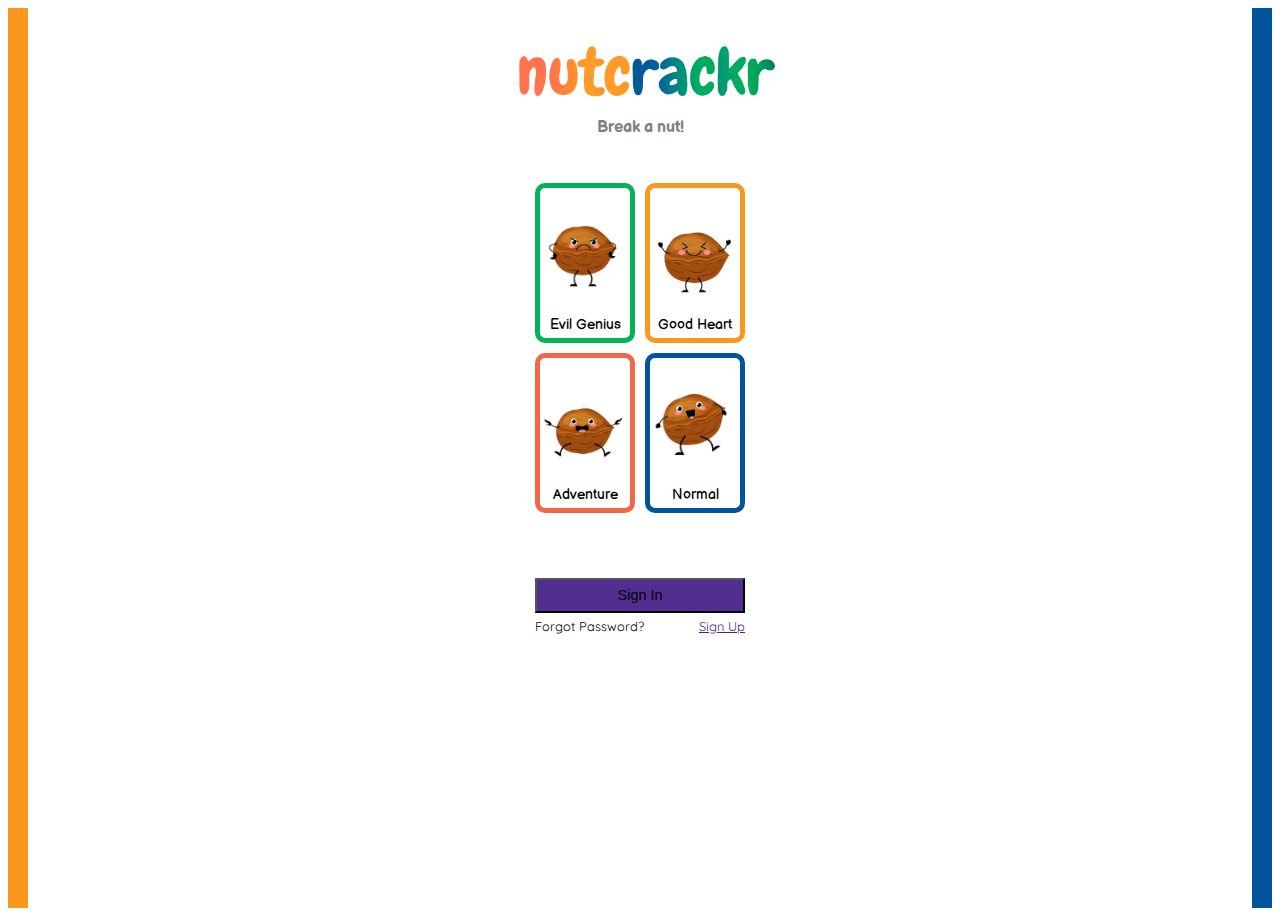
<file: index.html>
<!DOCTYPE html>
<html class="no-js" lang="en">
  <head>
    <meta charset="utf-8" />
    <title>Hackathon Challenge</title>
    <meta name="description" content="" />
    <meta name="viewport" content="width=device-width, initial-scale=1" />

    <meta property="og:title" content="" />
    <meta property="og:type" content="" />
    <meta property="og:url" content="" />
    <meta property="og:image" content="" />

    <link rel="manifest" href="site.webmanifest" />
    <link rel="apple-touch-icon" href="icon.png" />
    <!-- Place favicon.ico in the root directory -->

    <link
      href="https://cdn.jsdelivr.net/npm/bootstrap@5.0.0-beta3/dist/css/bootstrap.min.css"
      rel="stylesheet"
      integrity="sha384-eOJMYsd53ii+scO/bJGFsiCZc+5NDVN2yr8+0RDqr0Ql0h+rP48ckxlpbzKgwra6"
      crossorigin="anonymous"
    />
    <link rel="stylesheet" href="css/main.css" />

    <script src="https://cdn.jsdelivr.net/npm/bootstrap@5.0.0-beta3/dist/js/bootstrap.bundle.min.js" integrity="sha384-JEW9xMcG8R+pH31jmWH6WWP0WintQrMb4s7ZOdauHnUtxwoG2vI5DkLtS3qm9Ekf" crossorigin="anonymous"></script>
    <script src="https://cdnjs.cloudflare.com/ajax/libs/jquery/2.2.4/jquery.min.js"></script>
    <script src="js/main.js" defer></script>

    <meta name="theme-color" content="#fafafa" />
  </head>

  <body>

    <div id="root"></div>

  </body>
</html>
</file>
<file: css/main.css>
@import url('https://fonts.googleapis.com/css2?family=Balsamiq+Sans:wght@400;700&family=Quicksand&display=swap');

* {
  box-sizing: border-box;
}

body {
  background-color: #fff;
  height: 100vh;
  font-family: 'Quicksand', sans-serif;
  border-right: 20px solid white;
  border-left: 20px solid white;
}

#landing-content {
  margin: 0;
  padding: 0;
  display: flex;
  flex-direction: column;
  align-items: center;
  padding: 15px;
}

header {
  display: flex;
  flex-direction: column;
  align-items: center;
  color: grey;
  margin-top: 15px;
}

header > img {
  width: 70%;
  max-width: 400px;
}

header > h1 {
  font-family: 'Balsamiq Sans', cursive;
  font-size: 1rem;
  margin-top: 10px;
}

main {
  display: flex;
  flex-wrap: wrap;
  justify-content: center;
  margin-top: 30px;
  max-width: 300px;
}

.mood-card {
  font-family: 'Balsamiq Sans', cursive;
  display: flex;
  flex-direction: column;
  justify-content: flex-end;
  border-radius: 10px;
  margin: 5px;
  height: 160px;
  width: 100px;
  text-align: center;
}

.mood-card > p {
  margin-bottom: 5px;
  font-size: 0.9rem;
}

.mood-card:hover {
  cursor: pointer;
}

#evil {
  background-color: #fff;
  border: 5px solid #522e90;
}

#good {
  background-color: #fff;
  border: 5px solid #00b25a;
}

#adventure {
  background-color: #fff;
  border: 5px solid #00549d;
}

#normal {
  background-color: #fff;
  border: 5px solid #f2674a;
}

#sign-in {
  display: flex;
  flex-direction: column;
  margin-top: 50px;
}

#sign-in-btn {
  width: 210px;
  height: 35px;
  font-size: 0.9rem;
  padding: 0;
  background-color: #522e90;
  margin-top: 10px;
}

#sign-in-btn:hover {
  background-color: white;
  border: #522e90 solid 2px;
  color:#522e90;
}

#sign-in-btn + div {
  display: flex;
  justify-content: space-between;
  font-size: 0.8rem;
  margin-top: 5px;
}

#sign-in-btn {
  width: 210px;
  height: 35px;
  font-size: 0.9rem;
  padding: 0;
  background-color: #522e90;
}

#sign-in-btn:hover {
  background-color: white;
  border: #522e90 solid 2px;
  color:#522e90;
}

#sign-in-btn + div {
  display: flex;
  justify-content: space-between;
  font-size: 0.8rem;
  margin-top: 5px;
}

.my-footer {
  position: fixed;
  left: 0;
  bottom: 0;
  width: 100%;
  text-align: center;
}

h1 {
  font-family: "Chewy", sans-serif;
}

#myNavbar {
  background-color: #522e90;
  color: white;
}

svg {
  fill: white;
}

#reshuffle-button {
  background-color: #522e90;
  color: white;
}

#more-button {
  background-color: #00549d;
  color: white;
}

.green {
  background-color: #00b25a;
  color: white;
}

#myHamburger {
  padding-top: 0 !important;
  padding-bottom: 0 !important;
}

.left-5 {
  margin-left: 5px !important;
}

#back-arrow:hover {
  cursor: pointer;
}

#idea-content {
  max-width: 300px;
}

#idea-pic {
  width: 300px;
}

.img-center {
  margin: auto;
  display: block;
}

@media (min-width: 991.98px) {
  #idea-description {
    text-align: center;
  }
}
</file>
